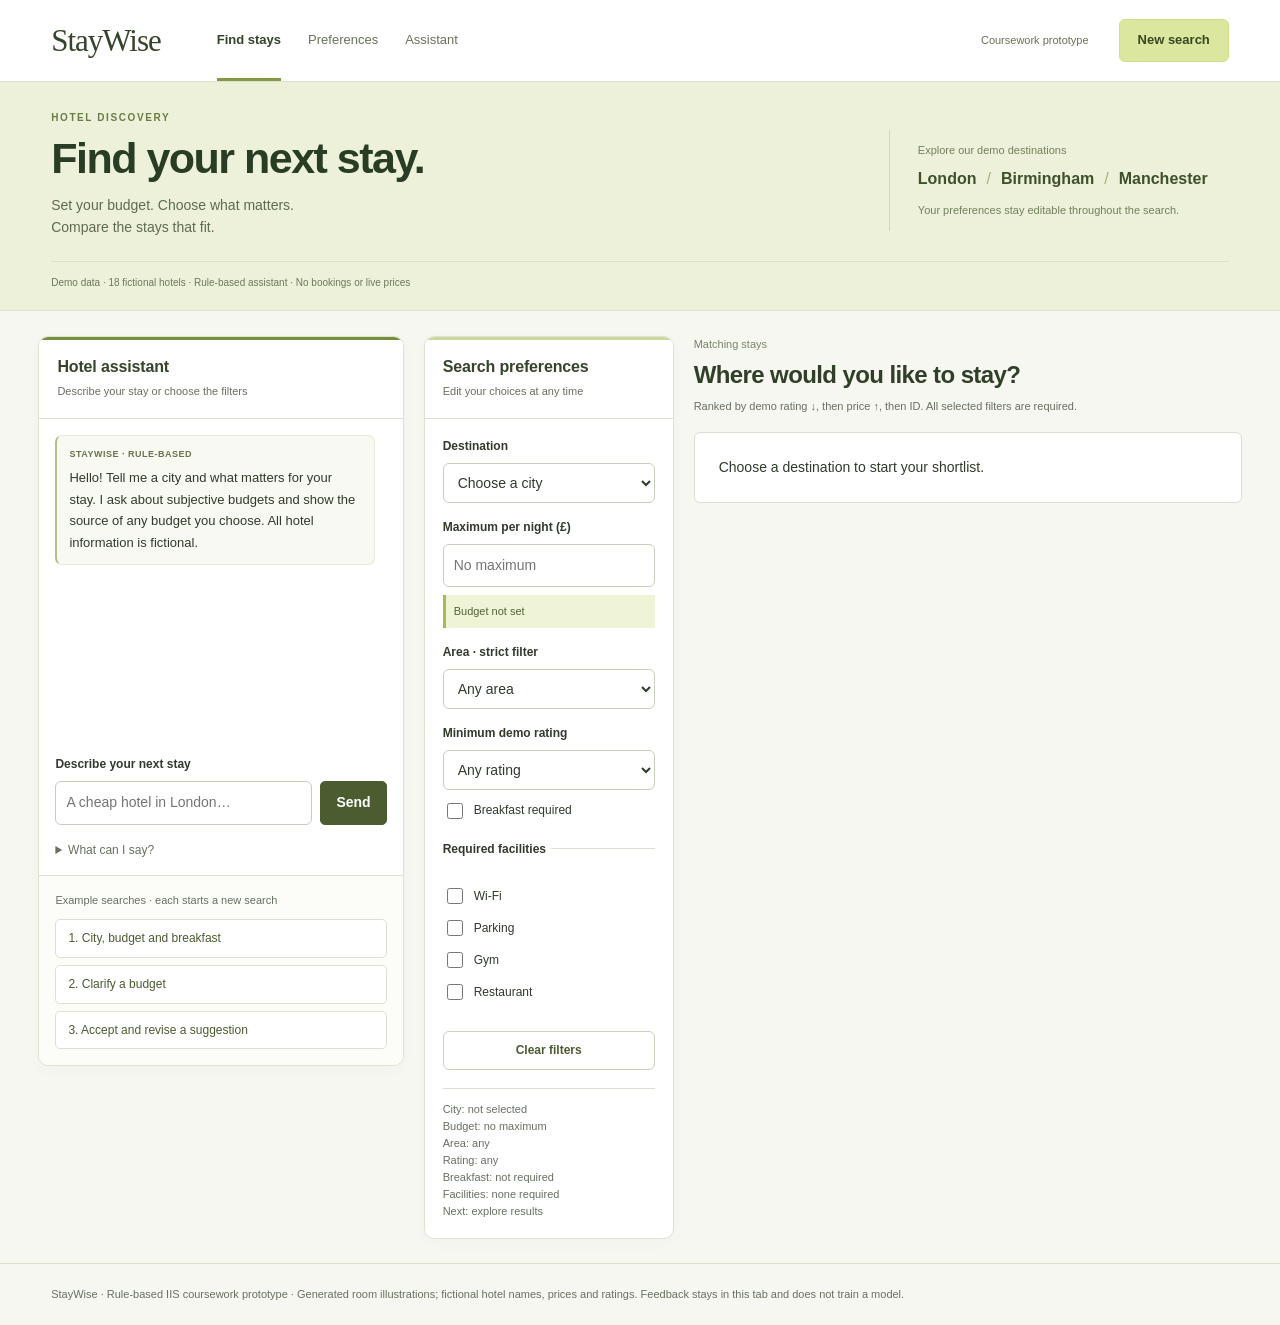
<file: app/index.html>
<!doctype html><html lang="en"><head><meta charset="UTF-8"><meta name="viewport" content="width=device-width, initial-scale=1"><title>StayWise · Hotel finder</title><link rel="stylesheet" href="style.css"><script defer src="hotels-data.js"></script><script defer src="app.js"></script></head><body>
<header><a href="index.html" class="brand" aria-label="StayWise home">StayWise</a><nav aria-label="Page navigation"><a href="#stays-panel" class="nav-current">Find stays</a><a href="#preferences-panel">Preferences</a><a href="#assistant-panel">Assistant</a></nav><span class="tag">Coursework prototype</span><button id="reset">New search</button></header>
<section class="intro"><div class="intro-main"><span class="intro-label">HOTEL DISCOVERY</span><h1>Find your next stay.</h1><p>Set your budget. Choose what matters.<br>Compare the stays that fit.</p></div><div class="destination-note"><span class="destination-label">Explore our demo destinations</span><div class="destinations"><span>London</span><span>Birmingham</span><span>Manchester</span></div><p>Your preferences stay editable throughout the search.</p></div><div class="notice">Demo data · 18 fictional hotels · Rule-based assistant · No bookings or live prices</div></section>
<main><section class="panel conversation" id="assistant-panel"><div class="panelhead"><div><h2>Hotel assistant</h2><small>Describe your stay or choose the filters</small></div></div><div id="messages" role="log" aria-live="polite" aria-label="Conversation"></div><div id="choices" aria-label="Suggested responses"></div><form id="chat"><label for="message">Describe your next stay</label><div class="sendrow"><input id="message" autocomplete="off" placeholder="A cheap hotel in London…" maxlength="400" required><button type="submit" aria-label="Send message">Send</button></div></form><details><summary>What can I say?</summary><p>Try “Manchester under £90”, “with breakfast and parking”, “at least 4.5 stars”, or “change my budget to £80”. Single-city, English requests only. Use filters for other changes.</p></details><div class="scenarios"><span>Example searches · each starts a new search</span><button data-scenario="clear">1. City, budget and breakfast</button><button data-scenario="ambiguous">2. Clarify a budget</button><button data-scenario="default">3. Accept and revise a suggestion</button></div></section>
<section class="panel preferences" id="preferences-panel"><div class="panelhead"><div><h2>Search preferences</h2><small>Edit your choices at any time</small></div></div><form id="filters"><label for="city">Destination</label><select id="city"><option value="">Choose a city</option><option>London</option><option>Birmingham</option><option>Manchester</option></select><label for="budget">Maximum per night (£)</label><input id="budget" type="number" min="1" max="10000" step="1" placeholder="No maximum"><p id="source" class="source">Budget not set</p><label for="area">Area · strict filter</label><select id="area"><option value="">Any area</option><option>Central</option><option>Riverside</option><option>Suburban</option></select><label for="rating">Minimum demo rating</label><select id="rating"><option value="0">Any rating</option><option value="4">4.0 or higher</option><option value="4.5">4.5 or higher</option><option value="4.8">4.8 or higher</option></select><label class="check"><input type="checkbox" id="breakfast">Breakfast required</label><fieldset><legend>Required facilities</legend><label class="check"><input type="checkbox" id="wifi">Wi-Fi</label><label class="check"><input type="checkbox" id="parking">Parking</label><label class="check"><input type="checkbox" id="gym">Gym</label><label class="check"><input type="checkbox" id="restaurant">Restaurant</label></fieldset><button type="button" id="clear" class="secondary">Clear filters</button></form><div id="summary" class="summary" aria-live="polite"></div></section>
<section class="results" id="stays-panel"><div class="resultshead"><div class="eyebrow">Matching stays</div><h2 id="result-title">Where would you like to stay?</h2><p>Ranked by demo rating ↓, then price ↑, then ID. All selected filters are required.</p></div><div id="results" aria-live="polite"></div></section></main>
<footer>StayWise · Rule-based IIS coursework prototype · Generated room illustrations; fictional hotel names, prices and ratings. Feedback stays in this tab and does not train a model.</footer><dialog id="detail"><button id="close-detail" aria-label="Close hotel details">Close ×</button><div id="detail-content"></div></dialog></body></html>
</file>
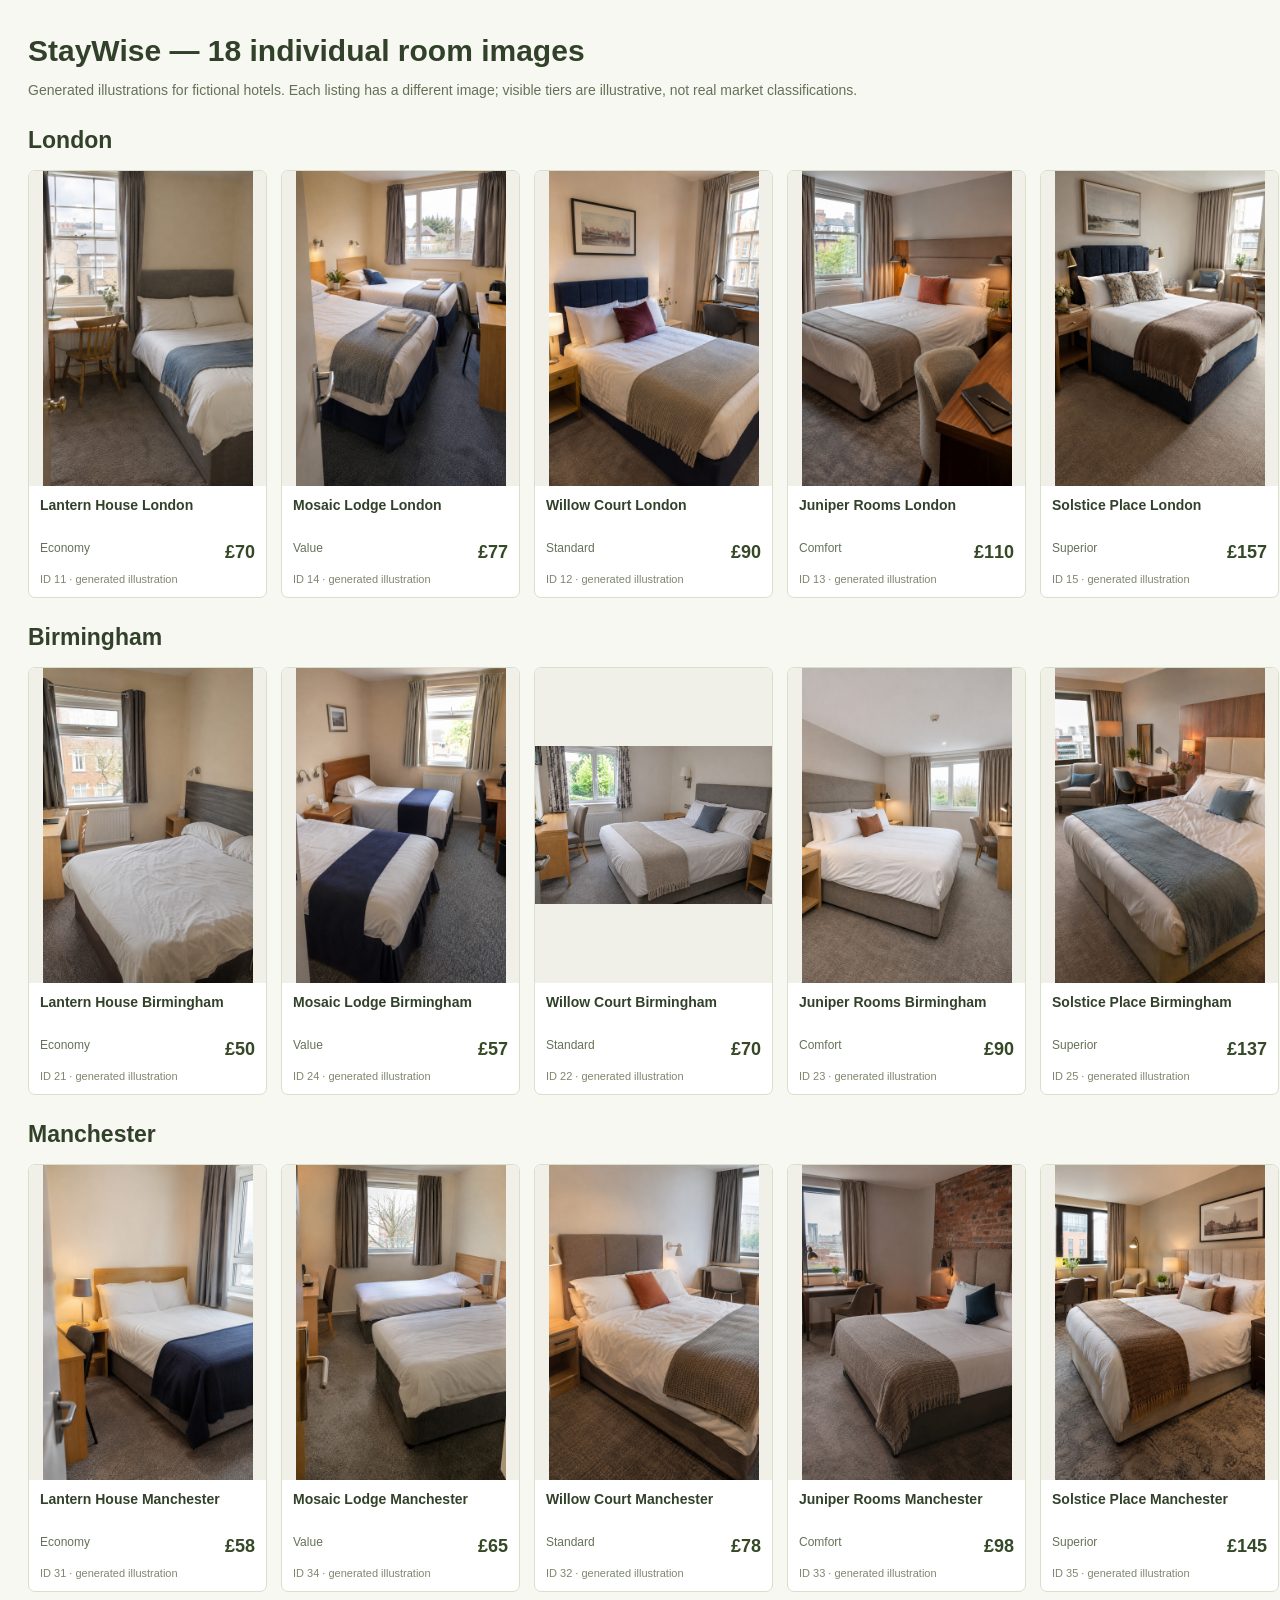
<file: docs/image-overview.html>
<!doctype html><html lang="en"><head><meta charset="UTF-8"><title>StayWise room-image review</title><style>*{box-sizing:border-box}body{margin:0;background:#f7f8f2;color:#32412a;font:16px/1.5 Arial,sans-serif;padding:28px;width:1560px}h1{font-size:30px;margin:0 0 7px}p{margin:4px 0 20px;color:#657158;font-size:14px}h2{font-size:23px;margin:22px 0 12px}.grid{display:grid;grid-template-columns:repeat(6,1fr);gap:14px}article{background:white;border:1px solid #d8dfcb;border-radius:7px;overflow:hidden}img{display:block;width:100%;height:315px;object-fit:contain;background:#f0f0e9}.text{padding:10px 11px}h3{font-size:14px;line-height:1.35;margin:0 0 5px;min-height:38px}.facts{display:flex;justify-content:space-between;font-size:12px;color:#657158}.price{font-size:18px;color:#354927;font-weight:bold}.note{font-size:11px;color:#7e866f;margin-top:5px}</style></head><body><h1>StayWise — 18 individual room images</h1><p>Generated illustrations for fictional hotels. Each listing has a different image; visible tiers are illustrative, not real market classifications.</p><section><h2>London</h2><div class="grid"><article><img src="../app/assets/hotel-11.jpg" alt="Generated sample for Lantern House London"><div class="text"><h3>Lantern House London</h3><div class="facts"><span>Economy</span><span class="price">£70</span></div><div class="note">ID 11 · generated illustration</div></div></article><article><img src="../app/assets/hotel-12.jpg" alt="Generated sample for Willow Court London"><div class="text"><h3>Willow Court London</h3><div class="facts"><span>Standard</span><span class="price">£90</span></div><div class="note">ID 12 · generated illustration</div></div></article><article><img src="../app/assets/hotel-13.jpg" alt="Generated sample for Juniper Rooms London"><div class="text"><h3>Juniper Rooms London</h3><div class="facts"><span>Comfort</span><span class="price">£110</span></div><div class="note">ID 13 · generated illustration</div></div></article><article><img src="../app/assets/hotel-14.jpg" alt="Generated sample for Mosaic Lodge London"><div class="text"><h3>Mosaic Lodge London</h3><div class="facts"><span>Value</span><span class="price">£77</span></div><div class="note">ID 14 · generated illustration</div></div></article><article><img src="../app/assets/hotel-15.jpg" alt="Generated sample for Solstice Place London"><div class="text"><h3>Solstice Place London</h3><div class="facts"><span>Superior</span><span class="price">£157</span></div><div class="note">ID 15 · generated illustration</div></div></article><article><img src="../app/assets/hotel-16.jpg" alt="Generated sample for Cobalt Residence London"><div class="text"><h3>Cobalt Residence London</h3><div class="facts"><span>Premium</span><span class="price">£197</span></div><div class="note">ID 16 · generated illustration</div></div></article></div></section><section><h2>Birmingham</h2><div class="grid"><article><img src="../app/assets/hotel-21.jpg" alt="Generated sample for Lantern House Birmingham"><div class="text"><h3>Lantern House Birmingham</h3><div class="facts"><span>Economy</span><span class="price">£50</span></div><div class="note">ID 21 · generated illustration</div></div></article><article><img src="../app/assets/hotel-22.jpg" alt="Generated sample for Willow Court Birmingham"><div class="text"><h3>Willow Court Birmingham</h3><div class="facts"><span>Standard</span><span class="price">£70</span></div><div class="note">ID 22 · generated illustration</div></div></article><article><img src="../app/assets/hotel-23.jpg" alt="Generated sample for Juniper Rooms Birmingham"><div class="text"><h3>Juniper Rooms Birmingham</h3><div class="facts"><span>Comfort</span><span class="price">£90</span></div><div class="note">ID 23 · generated illustration</div></div></article><article><img src="../app/assets/hotel-24.jpg" alt="Generated sample for Mosaic Lodge Birmingham"><div class="text"><h3>Mosaic Lodge Birmingham</h3><div class="facts"><span>Value</span><span class="price">£57</span></div><div class="note">ID 24 · generated illustration</div></div></article><article><img src="../app/assets/hotel-25.jpg" alt="Generated sample for Solstice Place Birmingham"><div class="text"><h3>Solstice Place Birmingham</h3><div class="facts"><span>Superior</span><span class="price">£137</span></div><div class="note">ID 25 · generated illustration</div></div></article><article><img src="../app/assets/hotel-26.jpg" alt="Generated sample for Cobalt Residence Birmingham"><div class="text"><h3>Cobalt Residence Birmingham</h3><div class="facts"><span>Premium</span><span class="price">£177</span></div><div class="note">ID 26 · generated illustration</div></div></article></div></section><section><h2>Manchester</h2><div class="grid"><article><img src="../app/assets/hotel-31.jpg" alt="Generated sample for Lantern House Manchester"><div class="text"><h3>Lantern House Manchester</h3><div class="facts"><span>Economy</span><span class="price">£58</span></div><div class="note">ID 31 · generated illustration</div></div></article><article><img src="../app/assets/hotel-32.jpg" alt="Generated sample for Willow Court Manchester"><div class="text"><h3>Willow Court Manchester</h3><div class="facts"><span>Standard</span><span class="price">£78</span></div><div class="note">ID 32 · generated illustration</div></div></article><article><img src="../app/assets/hotel-33.jpg" alt="Generated sample for Juniper Rooms Manchester"><div class="text"><h3>Juniper Rooms Manchester</h3><div class="facts"><span>Comfort</span><span class="price">£98</span></div><div class="note">ID 33 · generated illustration</div></div></article><article><img src="../app/assets/hotel-34.jpg" alt="Generated sample for Mosaic Lodge Manchester"><div class="text"><h3>Mosaic Lodge Manchester</h3><div class="facts"><span>Value</span><span class="price">£65</span></div><div class="note">ID 34 · generated illustration</div></div></article><article><img src="../app/assets/hotel-35.jpg" alt="Generated sample for Solstice Place Manchester"><div class="text"><h3>Solstice Place Manchester</h3><div class="facts"><span>Superior</span><span class="price">£145</span></div><div class="note">ID 35 · generated illustration</div></div></article><article><img src="../app/assets/hotel-36.jpg" alt="Generated sample for Cobalt Residence Manchester"><div class="text"><h3>Cobalt Residence Manchester</h3><div class="facts"><span>Premium</span><span class="price">£185</span></div><div class="note">ID 36 · generated illustration</div></div></article></div></section><script>document.querySelectorAll('.grid').forEach(g=>Array.from(g.children).sort((a,b)=>Number(a.querySelector('.price').textContent.slice(1))-Number(b.querySelector('.price').textContent.slice(1))).forEach(c=>g.append(c)));</script></body></html>
</file>
<file: app/style.css>
/* StayWise visual revision, 17 November 2026. No application logic changes. */
:root {
  --blue: #4b5c31;
  --ink: #303b2b;
  --muted: #687060;
  --line: #dce0d0;
  --paper: #ffffff;
  --background: #f5f5ee;
  --focus: #617331;
}
* { box-sizing: border-box; }
body {
  margin: 0;
  color: var(--ink);
  background: var(--background);
  font: 14px/1.55 -apple-system, BlinkMacSystemFont, "Segoe UI", sans-serif;
}
button, input, select { font: inherit; }
button {
  cursor: pointer;
  border: 1px solid #cbd1bb;
  border-radius: 6px;
  padding: 9px 12px;
  background: #fff;
  color: var(--blue);
  font-weight: 600;
}
button:hover { background: #f0f3df; border-color: #a2af7b; }
button:focus-visible, input:focus-visible, select:focus-visible,
summary:focus-visible, a:focus-visible {
  outline: 3px solid var(--focus);
  outline-offset: 3px;
}
header {
  min-height: 76px;
  padding: 12px 4%;
  display: flex;
  gap: 18px;
  align-items: center;
  background: var(--paper);
  border-bottom: 1px solid var(--line);
}
header button { margin-left: auto; font-size: 13px; }
.brand {
  color: #34452c;
  text-decoration: none;
  font-family: Georgia, "Times New Roman", serif;
  font-size: 29px;
  font-weight: 400;
  letter-spacing: -0.8px;
  line-height: 1.2;
}
.brand-description {
  border-left: 1px solid #d3d9c3;
  padding-left: 18px;
  color: var(--muted);
  font-size: 13px;
}
.tag { font-size: 11px; color: #687254; padding: 4px 9px; border: 1px solid #dbe1ca; border-radius: 4px; background: #fafbf5; }
.intro {
  padding: 28px 4% 24px;
  background: #f1f4e3;
  border-bottom: 1px solid #dce3c7;
}
h1 {
  margin: 0 0 8px;
  color: #34452c;
  font-family: Georgia, "Times New Roman", serif;
  font-size: 31px;
  line-height: 1.25;
  font-weight: 400;
}
.intro p { margin: 0 0 13px; color: var(--muted); max-width: 740px; }
.notice { font-size: 11px; color: #657151; }
main {
  display: grid;
  grid-template-columns: minmax(285px, 1fr) 250px minmax(390px, 1.5fr);
  gap: 20px;
  max-width: 1600px;
  margin: 24px auto;
  padding: 0 3%;
}
.panel {
  background: var(--paper);
  border: 1px solid var(--line);
  border-radius: 10px;
  box-shadow: 0 3px 14px rgba(53, 67, 32, .035);
  align-self: start;
  overflow: hidden;
}
.panelhead { padding: 17px 18px; border-bottom: 1px solid var(--line); background: #fcfdf8; }
h2 { font-size: 16px; margin: 0; font-weight: 650; }
small { color: var(--muted); font-size: 12px; }
#messages { height: 320px; overflow: auto; padding: 16px; }
.bubble {
  padding: 11px 12px;
  border-radius: 5px;
  margin-bottom: 12px;
  background: #f5f6ef;
  font-size: 13px;
  white-space: pre-wrap;
  overflow-wrap: anywhere;
}
.bubble.user { background: #edf2d4; color: #34452c; margin-left: 25px; border: 1px solid #e0e7c1; }
.bubble.assistant { margin-right: 12px; border: 1px solid #e5e8dc; border-left: 2px solid #a7b77d; }
.speaker {
  display: block;
  font-size: 9px;
  font-weight: 700;
  letter-spacing: 0.5px;
  margin-bottom: 5px;
  color: #66754e;
}
#choices { padding: 0 16px; display: flex; gap: 7px; flex-wrap: wrap; }
#choices button { font-size: 12px; padding: 7px 9px; }
#chat { padding: 16px; }
label, legend { font-size: 12px; font-weight: 600; display: block; margin: 0 0 7px; }
.sendrow { display: flex; gap: 8px; }
.sendrow input { min-width: 0; flex: 1; }
.sendrow button { background: var(--blue); color: white; border-color: var(--blue); }
.sendrow button:hover { background: #394c25; }
input[type=text], input:not([type]), input[type=number], select {
  border: 1px solid #c7ceba;
  border-radius: 6px;
  padding: 10px;
  width: 100%;
  background: white;
  color: var(--ink);
}
details { font-size: 12px; color: var(--muted); margin: 0 16px 16px; }
summary { cursor: pointer; }
.scenarios { border-top: 1px solid var(--line); padding: 16px; display: grid; gap: 7px; }
.scenarios span { font-size: 11px; color: var(--muted); margin-bottom: 3px; }
.scenarios button { text-align: left; font-size: 12px; background: white; font-weight: 400; }
.scenarios button:hover { background: #f5f6ef; }
#filters { padding: 18px; }
#filters>label:not(.check) { margin-top: 15px; }
#filters>label:first-child { margin-top: 0; }
.source {
  font-size: 11px;
  color: #526039;
  background: #f2f5d9;
  border-left: 3px solid #b9c76f;
  padding: 8px;
  margin: 8px 0 0;
}
.check { display: flex; gap: 8px; align-items: center; font-weight: 400; margin: 10px 0; }
.check input { accent-color: var(--blue); width: 16px; height: 16px; }
fieldset { border: 0; border-top: 1px solid var(--line); padding: 10px 0 0; margin: 18px 0; }
legend { padding: 0 5px 0 0; }
.secondary { width: 100%; font-size: 12px; }
.summary {
  margin: 0 18px 18px;
  padding: 12px 0 0;
  border-top: 1px solid var(--line);
  font-size: 11px;
  color: var(--muted);
  white-space: pre-line;
}
.resultshead { margin: 0 0 16px; }
.eyebrow { font-size: 12px; color: var(--muted); margin-bottom: 3px; }
.resultshead h2 { font-size: 23px; margin: 3px 0; font-weight: 600; }
.resultshead p { font-size: 11px; color: var(--muted); margin: 5px 0; }
.hotel {
  background: white;
  border: 1px solid var(--line);
  border-radius: 10px;
  box-shadow: 0 3px 16px rgba(53, 67, 32, .04);
  overflow: hidden;
  margin-bottom: 16px;
}
.hotel>img { width: 100%; height: 155px; object-fit: cover; display: block; }
.hotelbody { padding: 16px; }
.hoteltop { display: flex; justify-content: space-between; gap: 12px; }
.hotel h3 { font-size: 16px; margin: 0; font-weight: 600; }
.location, .amenities { font-size: 11px; color: var(--muted); margin: 5px 0; }
.price { white-space: nowrap; text-align: right; font-size: 21px; color: #34452c; font-weight: 600; }
.price small { display: block; font-weight: 400; font-size: 10px; }
.score {
  display: inline-block;
  color: #34452c;
  background: #e8edcd;
  padding: 2px 6px;
  border-radius: 3px;
  font-size: 11px;
  margin-right: 7px;
  font-weight: 600;
}
.reason {
  font-size: 12px;
  background: #f4f6e6;
  color: #52603c;
  padding: 9px;
  border-radius: 3px;
  margin: 12px 0;
}
.cardactions { display: flex; flex-wrap: wrap; gap: 6px; }
.cardactions button { font-size: 11px; padding: 7px 9px; }
.cardactions button[aria-pressed=true] { background: var(--blue); color: white; }
.feedback { font-size: 11px; color: #52603c; margin: 7px 0 0; }
.empty { padding: 24px; background: white; border: 1px solid var(--line); border-radius: 6px; }
.empty p { font-size: 13px; }
.empty button { margin: 5px; }
footer { padding: 22px 4%; font-size: 11px; color: var(--muted); border-top: 1px solid var(--line); }
dialog { max-width: 560px; width: 90%; border: 1px solid #c1cbb0; border-radius: 6px; padding: 24px; color: var(--ink); }
dialog::backdrop { background: #2b372277; }
#close-detail { float: right; margin-bottom: 15px; }
#detail-content { clear: both; }
#detail-content img { width: 100%; border-radius: 6px; }
#detail-content h2 { font-size: 23px; margin-top: 16px; }
@media(min-width:1500px) {
  .hotel { display: grid; grid-template-columns: 180px 1fr; }
  .hotel>img { height: 100%; min-height: 240px; }
}
@media(max-width:1100px) {
  main { grid-template-columns: minmax(280px,1fr) 235px; }
  .results { grid-column: 1/-1; }
  #results { display: grid; grid-template-columns: 1fr 1fr; gap: 16px; }
  .hotel { margin: 0; }
}
@media(max-width:650px) {
  header { gap: 12px; min-height: 68px; padding: 12px 4%; }
  .brand { font-size: 27px; }
  .brand-description, .tag { display: none; }
  header button { padding: 8px 10px; }
  .intro { padding: 23px 5%; }
  h1 { font-size: 27px; }
  main { display: flex; flex-direction: column; padding: 0 4%; }
  .panel, .results { width: 100%; }
  #messages { height: 280px; }
  #results { display: block; }
  .hotel { margin-bottom: 16px; }
  .panelhead { padding: 14px; }
  .resultshead { margin-top: 8px; }
}

/* Restrained yellow-green accents: no gradients or decorative AI motifs. */
header { border-top: 3px solid #becb79; }
header #reset { background: #e9efc1; border-color: #d5dfa4; color: #40522a; }
header #reset:hover { background: #dfe8ac; }
.intro { padding-top: 26px; padding-bottom: 23px; }
.brand { letter-spacing: -0.9px; }
.hotelbody { padding: 17px; }
.hotel .reason { border-left: 2px solid #c8d78b; }
.hotel:hover { border-color: #c3cda9; }
.cardactions button:first-child { background: #f3f6e6; border-color: #d5ddbe; }
.scenarios button { border-color: #dce2cf; }
input:focus-visible, select:focus-visible { background: #fffffb; }
::selection { background: #e1eab1; color: #2f4023; }

/* Commercial-layout preview: functional navigation and stronger hierarchy. */
body { background: #f6f7f1; }
header { min-height: 82px; gap: 30px; border-top: 0; padding-top: 0; padding-bottom: 0; }
.brand { font-size: 31px; letter-spacing: -1px; }
header nav { display: flex; align-self: stretch; align-items: stretch; gap: 27px; margin-left: 26px; }
header nav a { display: flex; align-items: center; color: #68745a; text-decoration: none; font-size: 13px; border-bottom: 3px solid transparent; padding-top: 3px; }
header nav a:hover { color: #34482a; border-bottom-color: #c6d593; }
header nav a.nav-current { color: #314528; border-bottom-color: #819942; font-weight: 650; }
header .tag { margin-left: auto; background: transparent; border: 0; padding: 0; font-size: 11px; }
header #reset { margin-left: 0; padding: 10px 18px; background: #dbe79f; border-color: #d0de8a; color: #344823; }
header #reset:hover { background: #cfdf87; }
.intro { display: grid; grid-template-columns: minmax(0,1fr) minmax(300px,.75fr); gap: 0 60px; padding: 28px 4% 19px; background: #edf1d9; border-bottom-color: #dce4c4; }
.intro-label { display: block; color: #697c46; font-size: 10px; letter-spacing: 1.6px; font-weight: 700; margin-bottom: 8px; }
h1 { font-family: 'Avenir Next', 'Segoe UI', Arial, sans-serif; font-weight: 700; font-size: 43px; letter-spacing: -1.5px; line-height: 1.12; color: #293d25; margin-bottom: 12px; }
.intro-main > p { color: #5c6c50; line-height: 1.6; font-size: 14px; }
.destination-note { align-self: center; justify-self: end; border-left: 1px solid #cfd9b4; padding: 12px 0 12px 28px; min-width: 340px; }
.destination-label { display: block; font-size: 11px; color: #71805c; margin-bottom: 8px; }
.destinations { display: flex; flex-wrap: wrap; gap: 10px; color: #3d512b; font-size: 16px; font-weight: 650; }
.destinations span + span:before { content: '/'; margin-right: 10px; color: #a3b17c; font-weight: 400; }
.destination-note p { font-size: 11px; margin: 10px 0 0; color: #71805c; }
.intro .notice { grid-column: 1 / -1; margin-top: 10px; padding-top: 13px; border-top: 1px solid #dbe2c7; color: #6c7958; font-size: 10px; }
main { gap: 20px; margin-top: 25px; }
.panel { border-color: #dde3d1; border-radius: 10px; box-shadow: 0 4px 16px #32432306; }
.panelhead { background: #fff; padding-top: 18px; padding-bottom: 17px; }
.panelhead h2 { color: #34452b; font-size: 16px; letter-spacing: -.15px; }
.panelhead small { font-size: 11px; }
.conversation .panelhead { border-top: 3px solid #778e3d; padding-top: 15px; }
.preferences .panelhead { border-top: 3px solid #cad79e; padding-top: 15px; }
.bubble { line-height: 1.65; border-radius: 7px; }
.bubble.assistant { background: #f8f9f2; border-color: #e7ebde; border-left-color: #b2c189; }
.bubble.user { background: #e8efcc; border-color: #e0e8c0; }
.sendrow button { padding: 10px 15px; border-radius: 5px; }
#choices button { border-color: #cdd9aa; background: #fbfcf5; }
#choices button:hover { background: #eaf0d5; }
.source { background: #f0f4d7; border-left-color: #a4bb58; }
.scenarios { background: #fcfdf8; }
.scenarios button { background: #fff; border-radius: 5px; }
.resultshead .eyebrow { font-size: 11px; color: #788565; }
.resultshead h2 { font-size: 24px; color: #303f28; letter-spacing: -.6px; }
.resultshead p { line-height: 1.6; font-size: 10px; }
.hotel { display: grid; grid-template-columns: 174px minmax(0,1fr); border: 1px solid #dce3cd; border-radius: 10px; box-shadow: 0 4px 18px #384c2808; margin-bottom: 17px; }
.hotel > img { width: 100%; height: 100%; min-height: 255px; object-fit: cover; background: #e8eddc; }
.hotelbody { padding: 16px; min-width: 0; }
.hoteltop { gap: 10px; }
.hotel h3 { font-size: 16px; line-height: 1.35; font-weight: 650; color: #35432d; }
.price { font-size: 24px; letter-spacing: -.6px; color: #304222; font-weight: 700; }
.price small { letter-spacing: 0; font-size: 10px; margin-top: 3px; }
.location { margin-top: 7px; font-size: 10px; color: #7b846f; }
.amenities { font-size: 10px; line-height: 1.8; color: #7b846f; }
.score { background: #e0e9ba; color: #394c24; font-weight: 700; font-size: 11px; padding: 2px 6px; border-radius: 4px; }
.hotel .reason { background: #f4f7e7; border-left: 0; border-radius: 5px; color: #5d6d47; font-size: 11px; line-height: 1.6; margin: 10px 0 12px; padding: 8px 10px; }
.cardactions { gap: 5px; }
.cardactions button { padding: 7px 8px; font-size: 10px; border-radius: 4px; font-weight: 500; }
.cardactions button:first-child { background: #526a32; color: #fff; border-color: #526a32; font-weight: 600; }
.cardactions button:first-child:hover { background: #405827; }
.cardactions button[aria-pressed=true] { background: #526a32; color: #fff; }
.feedback { font-size: 10px; }
#assistant-panel, #preferences-panel, #stays-panel { scroll-margin-top: 18px; }
@media (min-width:1500px) { .hotel { grid-template-columns: 190px minmax(0,1fr); } .hotel > img { min-height: 255px; } }
@media (max-width:1200px) and (min-width:1101px) { .hotel { grid-template-columns: 130px minmax(0,1fr); } .hotelbody { padding: 12px; } .hotel h3 { font-size: 14px; } .price { font-size: 21px; } }
@media (max-width:1100px) { header nav { margin-left: 10px; gap: 18px; } .intro { gap: 0 30px; } h1 { font-size: 38px; } .destination-note { min-width: 300px; padding-left: 20px; } .destinations { font-size: 14px; } .hotel { display: block; } .hotel > img { height: 175px; min-height: 0; } }
@media (max-width:760px) { header { gap: 14px; } header .tag { display: none; } header #reset { margin-left: auto; } header nav { gap: 14px; margin-left: 0; } .intro { grid-template-columns: 1fr; } .destination-note { display: none; } }
@media (max-width:650px) { header { min-height: 72px; padding: 12px 4%; flex-wrap: wrap; } .brand { font-size: 29px; } header nav { order: 3; width: 100%; gap: 24px; } header nav a { padding-bottom: 7px; font-size: 12px; } header #reset { padding: 8px 12px; } .intro { padding: 23px 5% 17px; } h1 { font-size: 35px; letter-spacing: -1px; } .intro-label { font-size: 9px; } .intro .notice { margin-top: 3px; line-height: 1.8; } .hotel { display: block; } .hotel > img { min-height: 0; height: 175px; } .hotelbody { padding: 16px; } .hotel h3 { font-size: 17px; } .price { font-size: 24px; } }

/* Keep the compact cards readable at normal browser zoom. */
.location, .amenities { font-size: 11px; }
.hotel .reason { font-size: 12px; }
.cardactions button { font-size: 11px; }
.resultshead p { font-size: 11px; }

/* Stock-photo preview: image labels distinguish real photography from fictional hotels. */
.hotel-image { position: relative; align-self: stretch; min-height: 255px; overflow: hidden; background: #e8eddc; }
.hotel-image > img { display: block; position: absolute; inset: 0; width: 100%; height: 100%; object-fit: cover; }
.photo-label { position: absolute; left: 8px; bottom: 8px; padding: 3px 6px; background: #fffffff0; border-radius: 3px; color: #526047; font-size: 9px; line-height: 1.5; }
@media(max-width:1100px) { .hotel-image { height: 175px; min-height: 0; } }
@media(max-width:650px) { .hotel-image { height: 185px; min-height: 0; } }

.hotel-image > img[src$="hotel-22.jpg"] { object-position: 64% center; }
</file>
